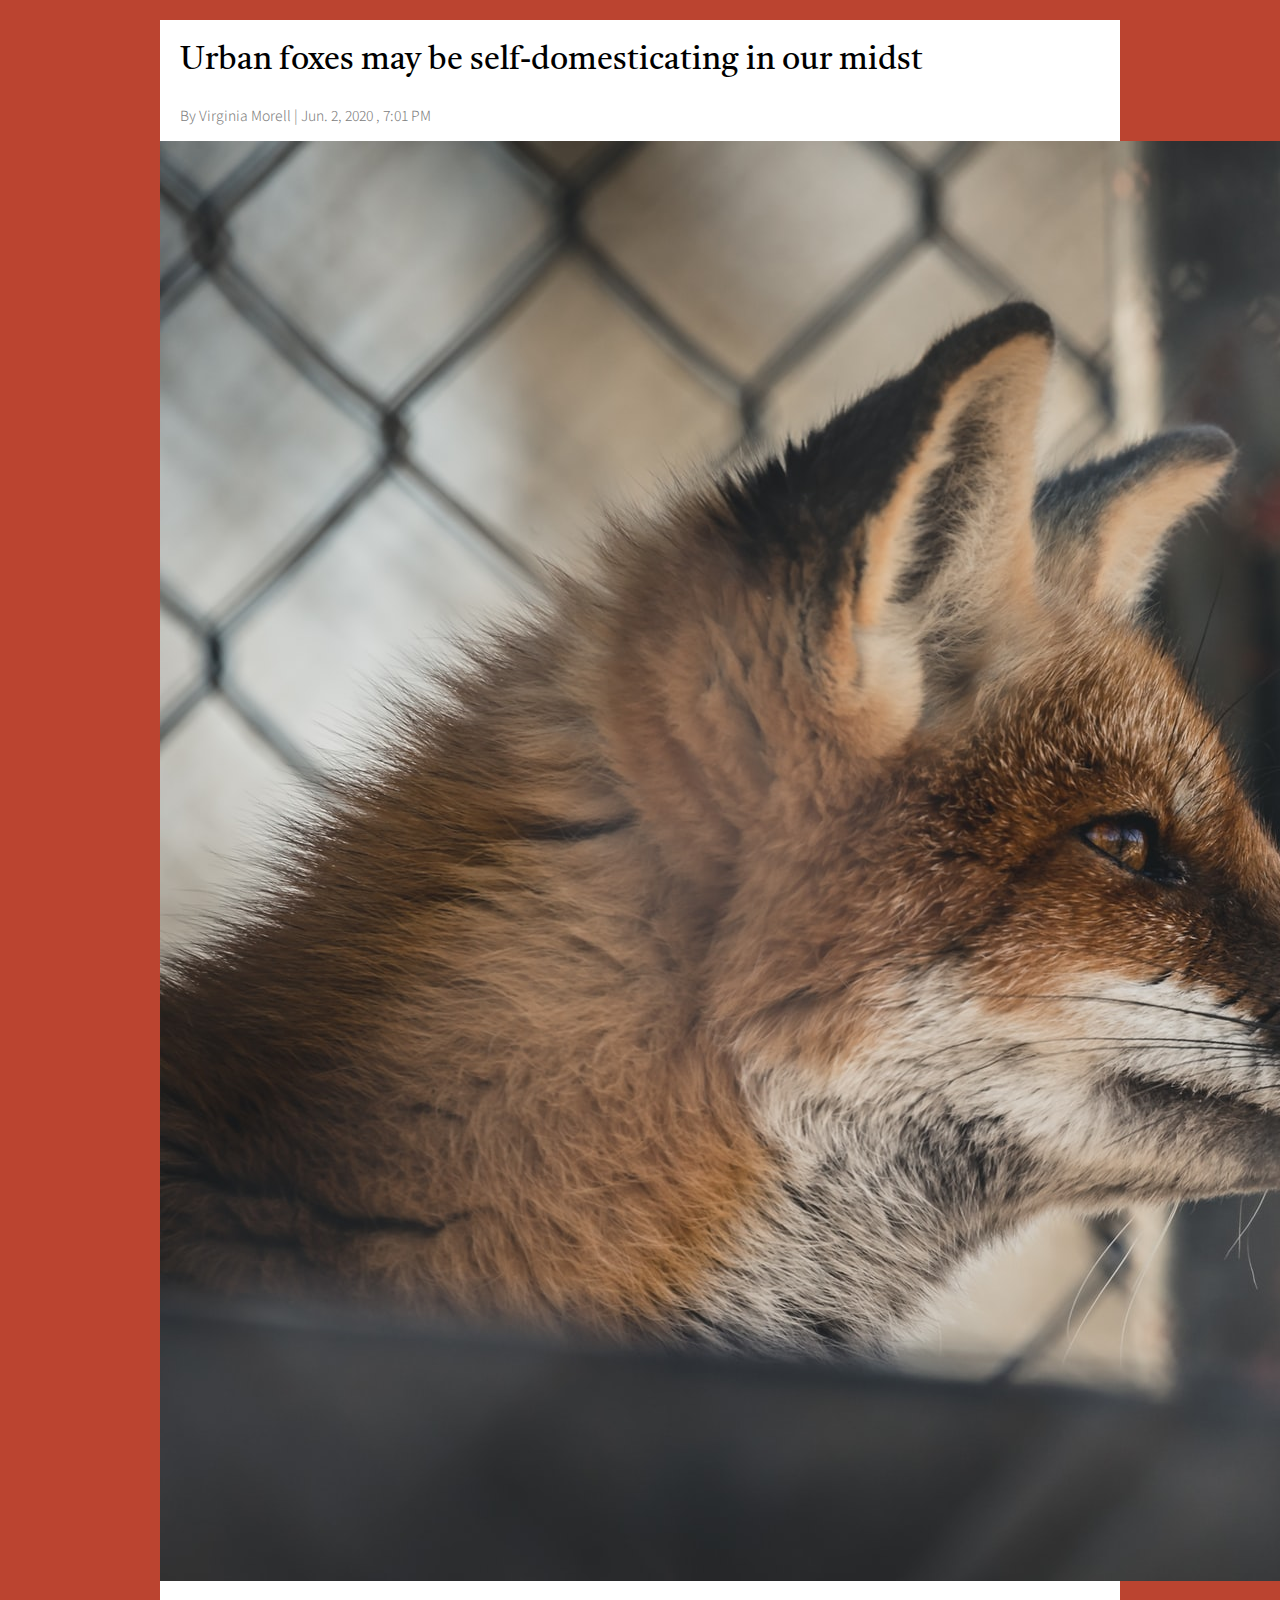
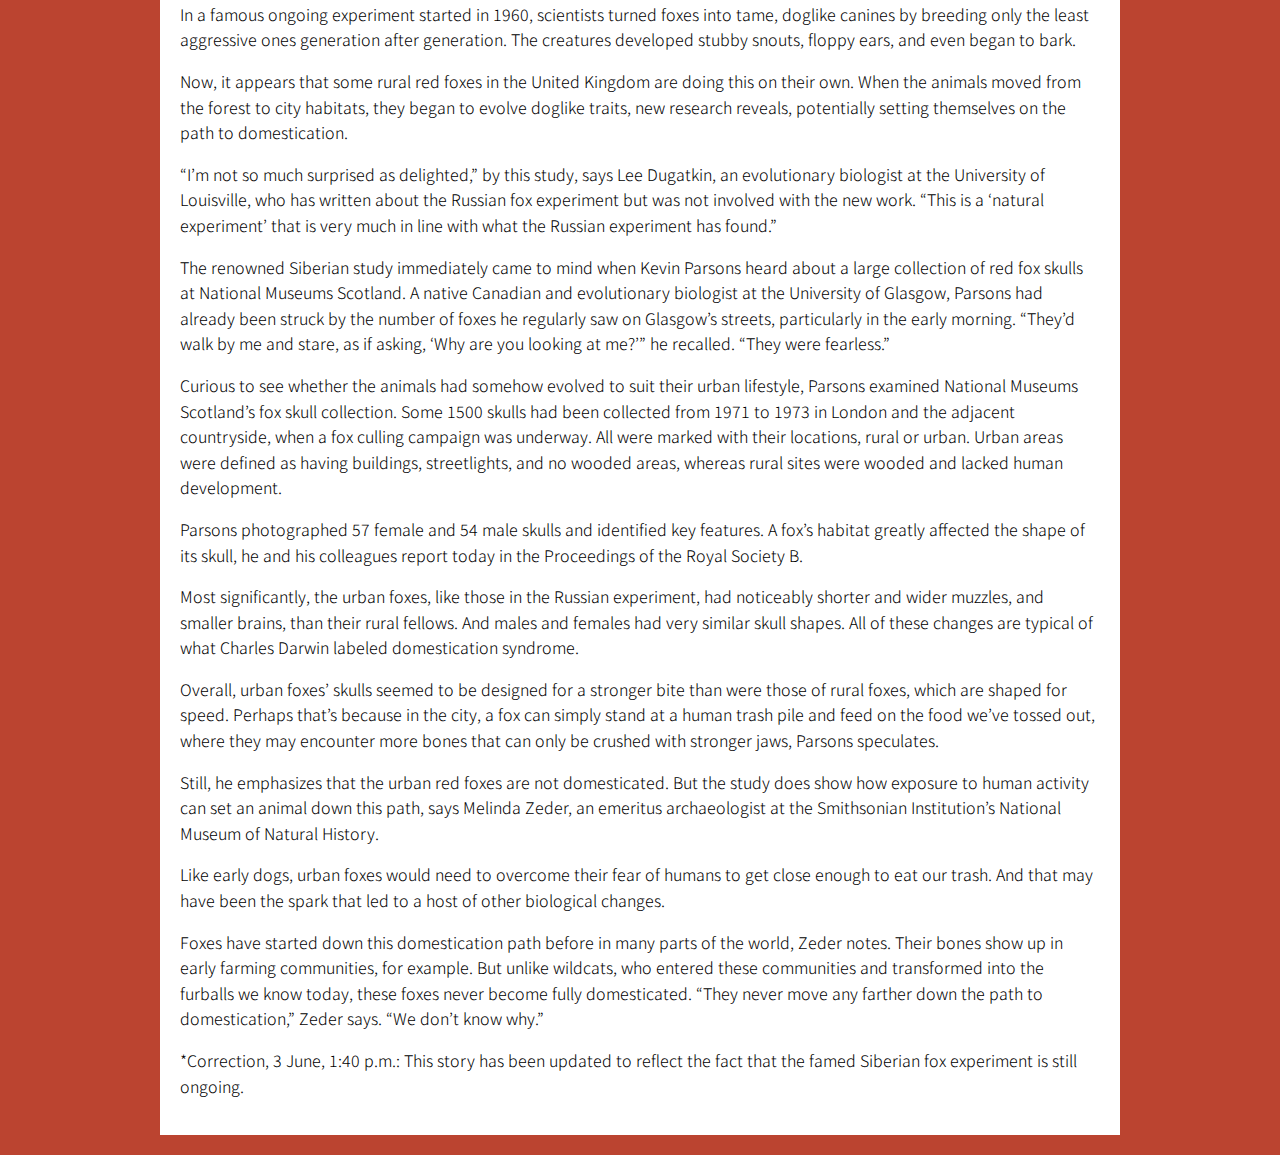
<file: css lesson 02.html>
<!DOCTYPE html>

<html>
 	<head>
 		<title>CSS Lesson 02 - Style and Article</title>
 		<meta name="keywords" content=lesson, HTML, Binghamton University> 
 		<meta name="description" content="this is a basic intro to HTML coding">
 		<link rel="stylesheet" type="text/css" href="css/css-lesson-02.css">

 		<link rel="preconnect" href="https://fonts.googleapis.com">
		<link rel="preconnect" href="https://fonts.gstatic.com" crossorigin>
		<link href="https://fonts.googleapis.com/css2?family=Castoro&family=Noto+Sans+JP:wght@300&display=swap" rel="stylesheet">
 		<style type="text/css">

		

 		</style>

 </head> 		


 <body>
 	
 	<div id="wrapper">
 		<div class="article">

 			<h1>Urban foxes may be self-domesticating in our midst</h1>


 			<p class="byline">By Virginia Morell | Jun. 2, 2020 , 7:01 PM</p>

 			<img src="images/urban-fox.jpg">

 			<p>In a famous ongoing experiment started in 1960, scientists turned foxes into tame, doglike canines by breeding only the least aggressive ones generation after generation. The creatures developed stubby snouts, floppy ears, and even began to bark.</p>

			<p>Now, it appears that some rural red foxes in the United Kingdom are doing this on their own. When the animals moved from the forest to city habitats, they began to evolve doglike traits, new research reveals, potentially setting themselves on the path to domestication.</p>

			<p>“I’m not so much surprised as delighted,” by this study, says Lee Dugatkin, an evolutionary biologist at the University of Louisville, who has written about the Russian fox experiment but was not involved with the new work. “This is a ‘natural experiment’ that is very much in line with what the Russian experiment has found.”</p>

			<p>The renowned Siberian study immediately came to mind when Kevin Parsons heard about a large collection of red fox skulls at National Museums Scotland. A native Canadian and evolutionary biologist at the University of Glasgow, Parsons had already been struck by the number of foxes he regularly saw on Glasgow’s streets, particularly in the early morning. “They’d walk by me and stare, as if asking, ‘Why are you looking at me?’” he recalled. “They were fearless.”</p>

			<p>Curious to see whether the animals had somehow evolved to suit their urban lifestyle, Parsons examined National Museums Scotland’s fox skull collection. Some 1500 skulls had been collected from 1971 to 1973 in London and the adjacent countryside, when a fox culling campaign was underway. All were marked with their locations, rural or urban. Urban areas were defined as having buildings, streetlights, and no wooded areas, whereas rural sites were wooded and lacked human development.</p>

			<p>Parsons photographed 57 female and 54 male skulls and identified key features. A fox’s habitat greatly affected the shape of its skull, he and his colleagues report today in the Proceedings of the Royal Society B.</p>

			<p>Most significantly, the urban foxes, like those in the Russian experiment, had noticeably shorter and wider muzzles, and smaller brains, than their rural fellows. And males and females had very similar skull shapes. All of these changes are typical of what Charles Darwin labeled domestication syndrome.</p>

			<p>Overall, urban foxes’ skulls seemed to be designed for a stronger bite than were those of rural foxes, which are shaped for speed. Perhaps that’s because in the city, a fox can simply stand at a human trash pile and feed on the food we’ve tossed out, where they may encounter more bones that can only be crushed with stronger jaws, Parsons speculates.</p>

			<p>Still, he emphasizes that the urban red foxes are not domesticated. But the study does show how exposure to human activity can set an animal down this path, says Melinda Zeder, an emeritus archaeologist at the Smithsonian Institution’s National Museum of Natural History.</p>

			<p>Like early dogs, urban foxes would need to overcome their fear of humans to get close enough to eat our trash. And that may have been the spark that led to a host of other biological changes.</p>

			<p>Foxes have started down this domestication path before in many parts of the world, Zeder notes. Their bones show up in early farming communities, for example. But unlike wildcats, who entered these communities and transformed into the furballs we know today, these foxes never become fully domesticated. “They never move any farther down the path to domestication,” Zeder says. “We don’t know why.”</p>

			<p>*Correction, 3 June, 1:40 p.m.: This story has been updated to reflect the fact that the famed Siberian fox experiment is still ongoing.</p>
 		</div>
 		

 	</div>

	 </body>
 <div>

 





</html>
</file>
<file: css/css-lesson-02.css>
/*stylesheet*/



body{
	background-color: #BB4430;
	color: #000;
	font-size: 16px;
	font-family: 'Noto Sans JP', sans-serif;

}

#wrapper {
	margin: 20px auto;
	max-width: 960px;
	padding: 0 20px;

}

.article {
	padding: 20px 0;
		background-color: #fff;

	}
}

img {
	display: block;
	width: 100%;
	height: auto;
	margin: 60px 0;

}

	h1, p {
		margin-left: 20px;
		margin-right: 20px;
	}
	p {
		font-weight: 300;
		line-height: 1.6;
	}
p.byline {
	color: gray;
	font-size: 14px;
}
	h1{
		font-family: 'Castoro', serif;
		font-weight: 400;
		margin-top: 0;
	}
</file>
